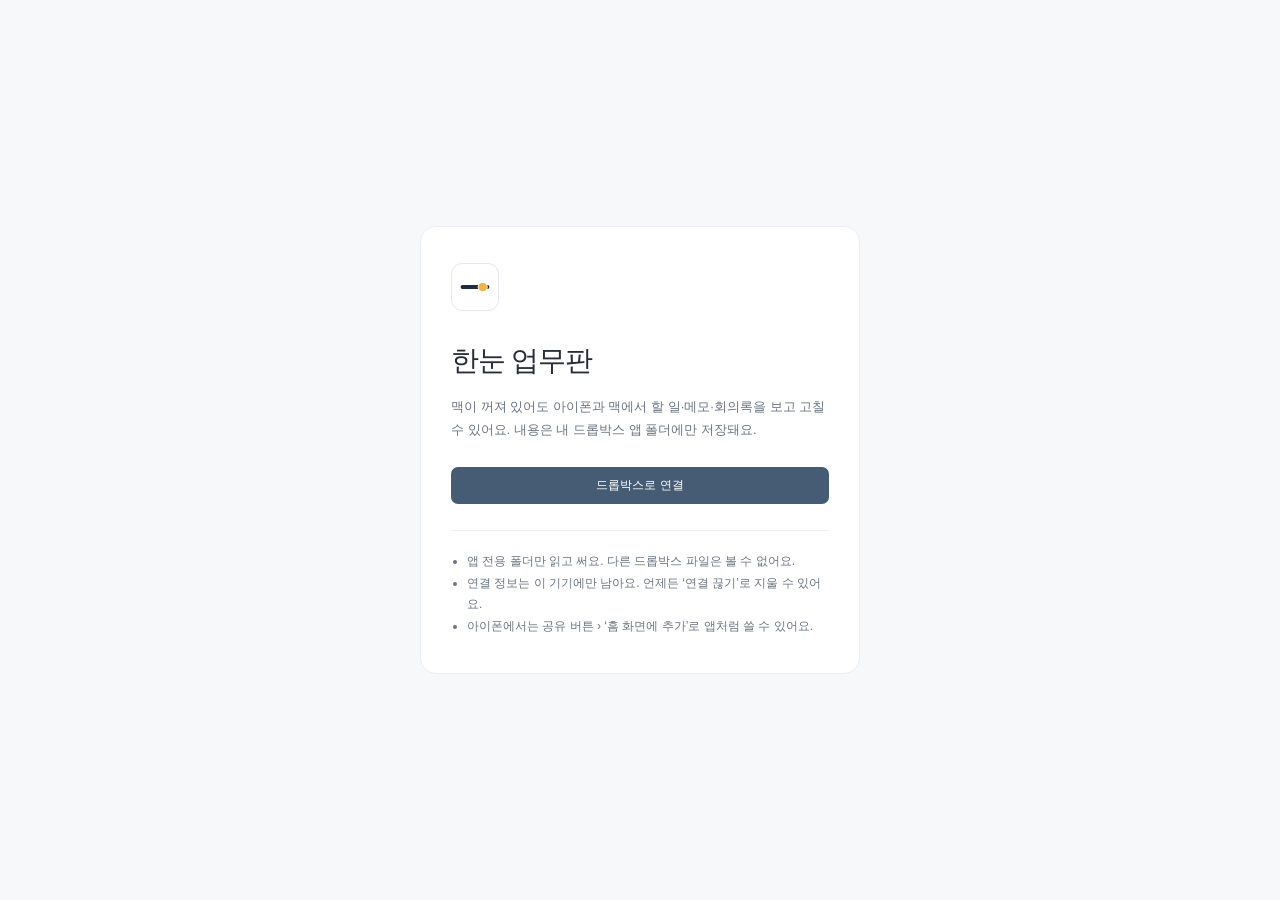
<file: index.html>
<!doctype html>
<html lang="ko">
<head>
<meta charset="utf-8">
<meta http-equiv="Content-Security-Policy" content="default-src 'self'; script-src 'self'; style-src 'self'; img-src 'self' data: blob:; font-src 'self'; connect-src https://api.dropboxapi.com https://content.dropboxapi.com https://notify.dropboxapi.com https://*.dropboxusercontent.com; media-src https://*.dropboxusercontent.com blob:; worker-src 'self'; manifest-src 'self'; object-src 'none'; base-uri 'none'; form-action 'none'">
<meta name="referrer" content="no-referrer">
<meta name="viewport" content="width=device-width,initial-scale=1,viewport-fit=cover">
<meta name="theme-color" content="#f7f8fa" media="(prefers-color-scheme: light)"><meta name="theme-color" content="#121314" media="(prefers-color-scheme: dark)"><meta name="color-scheme" content="light dark">
<meta name="apple-mobile-web-app-capable" content="yes">
<meta name="mobile-web-app-capable" content="yes">
<meta name="apple-mobile-web-app-status-bar-style" content="default">
<meta name="apple-mobile-web-app-title" content="한눈">
<title>한눈 — 내 작업실</title>
<link rel="icon" href="favicon.svg">
<link rel="apple-touch-icon" href="apple-touch-icon.png">
<link rel="manifest" href="manifest.webmanifest">
<link rel="stylesheet" href="css/app.css">
</head>
<body>
<div id="boot" class="boot">한눈을 여는 중…</div>

<section id="signin" class="signin" hidden aria-labelledby="signin-title">
  <div class="signin-card">
    <img class="signin-mark" src="favicon.svg" alt="">
    <h1 id="signin-title">한눈 업무판</h1>
    <p class="signin-copy">맥이 꺼져 있어도 아이폰과 맥에서 할 일·메모·회의록을 보고 고칠 수 있어요. 내용은 내 드롭박스 앱 폴더에만 저장돼요.</p>
    <button id="signin-button" class="primary-button signin-button" type="button">드롭박스로 연결</button>
    <p id="signin-error" class="signin-error" role="alert" hidden></p>
    <ul class="signin-notes">
      <li>앱 전용 폴더만 읽고 써요. 다른 드롭박스 파일은 볼 수 없어요.</li>
      <li>연결 정보는 이 기기에만 남아요. 언제든 ‘연결 끊기’로 지울 수 있어요.</li>
      <li class="web-only">아이폰에서는 공유 버튼 › ‘홈 화면에 추가’로 앱처럼 쓸 수 있어요.</li>
    </ul>
  </div>
</section>

<div id="app" class="app-shell" hidden>
  <aside class="sidebar">
    <a class="brand" href="./" aria-label="한눈 홈"><img src="favicon.svg" alt=""><span>한눈<span class="brand-sub">나의 작은 작업실</span></span></a>
    <button id="mobile-project-toggle" class="mobile-project-toggle" type="button" aria-expanded="false" aria-controls="project-nav">프로젝트 ⌄</button>
    <nav class="main-nav" aria-label="작업실 메뉴">
      <button class="nav-item" type="button" data-view="home"><span data-icon="home"></span>오늘</button>
      <button class="nav-item" type="button" data-view="overview"><span data-icon="grid"></span>프로젝트</button>
      <button class="nav-item web-only" type="button" data-view="calendar"><span data-icon="calendar"></span>달력</button>
      <button class="nav-item" type="button" data-view="tasks"><span data-icon="check"></span>할 일<span class="nav-count" id="todo-count"></span></button>
      <button class="nav-item" type="button" data-view="notes"><span data-icon="note"></span>메모</button>
      <button class="nav-item" type="button" data-view="meetings"><span data-icon="mic"></span>회의록</button>
    </nav>
    <div class="sidebar-label"><span>프로젝트</span></div>
    <nav id="project-nav" class="project-nav" aria-label="프로젝트 선택"></nav>
    <div class="sidebar-bottom">
      <div class="sync-line"><span id="sync-dot" class="local-dot"></span><span id="sync-text">연결 중</span></div>
      <div id="account-line" class="sidebar-small"></div>
      <button id="signout" class="text-button signout" type="button">연결 끊기</button>
    </div>
  </aside>
  <div class="workspace">
    <header class="topbar">
      <span id="today" class="today"></span>
      <div class="top-actions">
        <button id="record-open" class="secondary-button meeting-start" type="button"><span data-icon="mic"></span>새 녹음</button>
        <label class="search"><span data-icon="search"></span><input id="search" type="search" placeholder="찾기" aria-label="작업실에서 찾기" autocomplete="off"></label>
        <button id="sync-now" class="icon-button" type="button" aria-label="지금 동기화" title="지금 동기화"><span data-icon="refresh"></span></button>
      </div>
    </header>
    <div id="recording-bar" class="meeting-recording-bar" role="status" aria-live="polite" hidden></div>
    <main>
      <div id="banners" class="banners" aria-live="polite"></div>
      <div class="page-heading"><div><h1 id="page-title">결과물</h1><p id="page-description"></p></div><div id="heading-action"></div></div>
      <div id="content" class="content"></div>
      <footer><span id="footer-sync"></span><span class="footer-account"><span id="footer-account"></span><button id="signout-mobile" class="text-button" type="button">연결 끊기</button></span></footer>
    </main>
  </div>
</div>

<dialog id="dialog" aria-labelledby="dialog-title">
  <div class="dialog-top"><h2 id="dialog-title"></h2><button id="dialog-close" class="icon-button" type="button" aria-label="닫기"><span data-icon="close"></span></button></div>
  <div id="dialog-body"></div>
</dialog>
<div id="toast" class="toast" role="status" aria-live="polite" hidden></div>
<script type="module" src="js/app.js"></script>
</body>
</html>
</file>
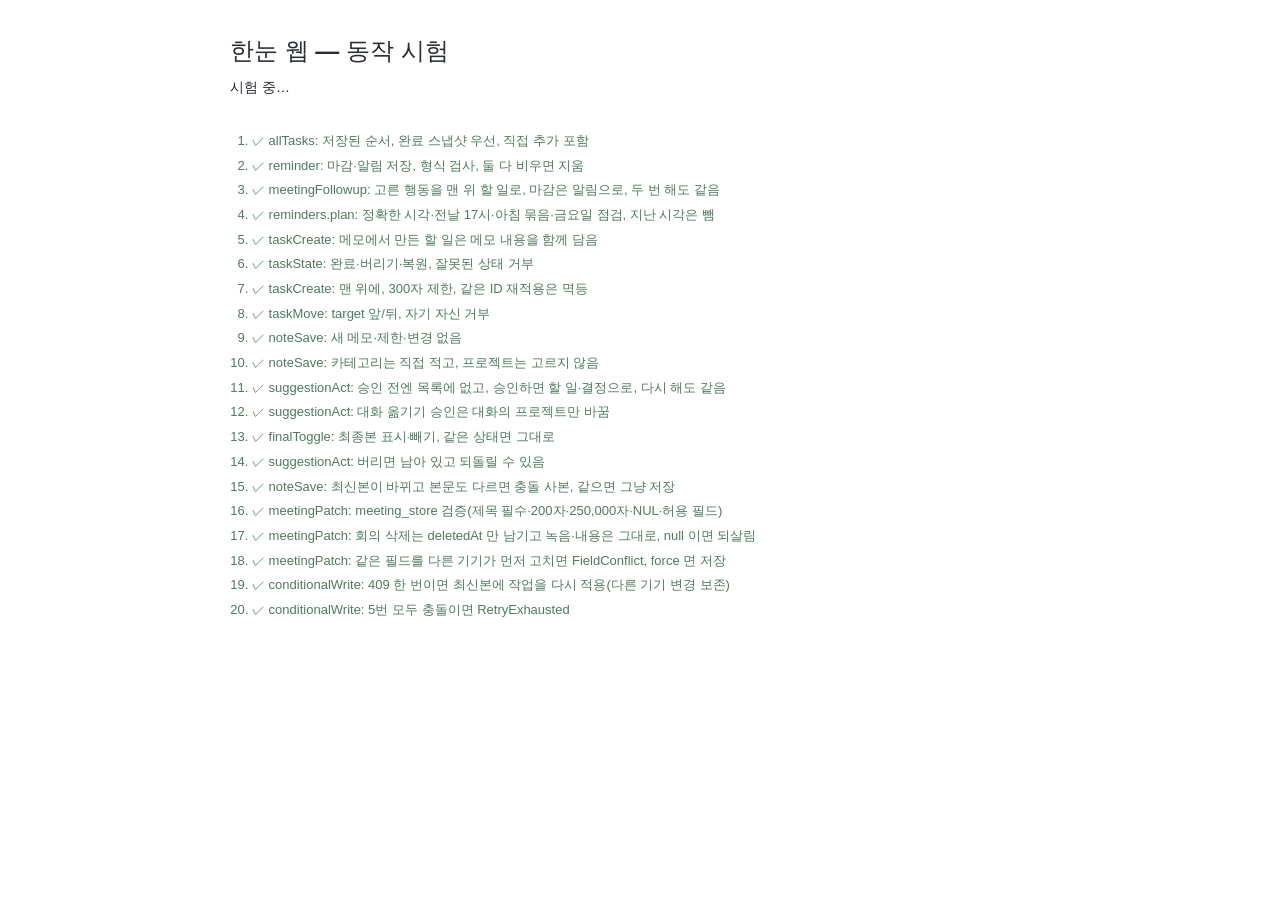
<file: tests.html>
<!doctype html>
<html lang="ko">
<head>
<meta charset="utf-8">
<meta http-equiv="Content-Security-Policy" content="default-src 'self'; script-src 'self'; style-src 'self'; img-src 'self' data: blob:; connect-src 'none'; media-src blob:; object-src 'none'; base-uri 'none'; form-action 'none'">
<meta name="viewport" content="width=device-width,initial-scale=1">
<meta name="robots" content="noindex">
<title>한눈 시험</title>
<link rel="stylesheet" href="css/app.css">
</head>
<body>
<main class="tests">
  <h1>한눈 웹 — 동작 시험</h1>
  <p id="summary" class="page-heading">시험 중…</p>
  <ol id="results" class="test-results"></ol>
</main>
<script type="module" src="js/tests.js"></script>
</body>
</html>
</file>
<file: css/app.css>
/* 한눈 웹 — 맥 업무판(web/style.css)과 같은 종이·서랍·잉크·슬레이트 색과 간격. */
:root{--paper:#fff;--desk:#f7f8fa;--ink:#282d35;--muted:#6b7480;--line:#eceef1;--accent:#425b76;--soft:#edf1f5;--warn-bg:#faf3e7;--warn:#8a6d43;font-family:"Avenir Next","Apple SD Gothic Neo",-apple-system,BlinkMacSystemFont,sans-serif;color:var(--ink);background:var(--paper);font-synthesis:none;color-scheme:light;-webkit-text-size-adjust:100%}
:root{--faint:#9aa3ad;--ok:#4f7a5d;--ok-bg:#eaf3ee;--danger:#9a5a4a;--danger-bg:#f7eeea;--button:#455c74}
@media (prefers-color-scheme:dark){:root{color-scheme:dark;--paper:#1b1c1e;--desk:#121314;--ink:#e6e8eb;--muted:#a3abb5;--faint:#7c8590;--line:#2d3035;--accent:#9db8d6;--soft:#25282c;--warn-bg:#352d22;--warn:#e2bb84;--ok:#8cc39f;--ok-bg:#1f2e25;--danger:#e39a88;--danger-bg:#36231f;--button:#5b7896}img{opacity:.92}}

*{box-sizing:border-box}
html,body{background:var(--paper)}
body{margin:0;font-size:14px;line-height:1.55;overflow-x:hidden}
h1,h2,h3,h4,h5,p{margin:0}
button,input,textarea,select{font:inherit;color:inherit}
button{cursor:pointer;border:0;background:none;padding:0}
button:disabled{cursor:default;opacity:.4}
button,a,input,textarea,select{-webkit-tap-highlight-color:transparent}
:focus-visible{outline:2px solid #88a6c5;outline-offset:3px}
a{color:inherit;text-decoration:none}
svg{width:20px;height:20px;display:block;flex-shrink:0}
[hidden]{display:none!important}
.boot{display:flex;align-items:center;justify-content:center;min-height:100vh;color:var(--muted);font-size:13px}

/* 로그인 */
.signin{min-height:100vh;display:flex;align-items:center;justify-content:center;padding:max(24px,env(safe-area-inset-top)) 20px max(24px,env(safe-area-inset-bottom));background:var(--desk)}
.signin-card{width:min(440px,100%);background:var(--paper);border:1px solid var(--line);border-radius:16px;padding:36px 30px}
.signin-mark{width:48px;height:48px;margin-bottom:22px}
.signin h1{font-size:28px;font-weight:700;letter-spacing:-1.1px}
.signin-copy{color:var(--muted);font-size:13px;line-height:1.8;margin:12px 0 26px}
.signin-button{width:100%;min-height:46px;font-size:14px}
.signin-error{margin-top:14px;font-size:12px;color:var(--warn)}
.signin-notes{margin:26px 0 0;padding:20px 0 0 16px;border-top:1px solid var(--line);font-size:12px;color:var(--muted);line-height:1.8}

/* 틀 */
.app-shell{display:grid;grid-template-columns:208px minmax(0,1fr);min-height:100vh}
.sidebar{background:var(--desk);padding:34px 17px 24px;border-right:1px solid var(--line);display:flex;flex-direction:column;min-width:0;position:sticky;top:0;height:100vh;overflow-y:auto}
.brand{display:flex;gap:11px;align-items:center;padding:0 12px;margin-bottom:44px;font-size:25px;font-weight:750;letter-spacing:-1px}
.brand img{width:37px;height:37px}
.brand-sub{display:block;font-size:11px;font-weight:400;letter-spacing:0;color:var(--muted);margin-top:1px}
.main-nav{display:grid;gap:4px}
.nav-item{display:flex;align-items:center;gap:11px;text-align:left;padding:10px 13px;min-height:42px;border-radius:8px;font-size:13px;color:var(--muted)}
.nav-item svg{width:18px;height:18px}
.nav-item:hover{background:var(--soft)}
.nav-item.active{background:var(--soft);color:var(--ink);font-weight:650}
.nav-count{margin-left:auto;font-size:11px;font-weight:500;color:var(--muted)}
.sidebar-label{display:flex;align-items:center;justify-content:space-between;padding:34px 13px 10px;font-size:11px;color:var(--muted)}
.project-nav{display:grid;gap:3px}
.project-button{display:flex;gap:9px;align-items:center;padding:8px 13px;text-align:left;width:100%;min-height:34px;border-radius:7px;color:var(--muted);font-size:12px}
.project-button:hover,.project-button.active{background:var(--soft);color:var(--ink)}
.project-mark{width:6px;height:6px;border-radius:2px;flex-shrink:0;opacity:.8}
.project-name{overflow-wrap:anywhere}
.sidebar-bottom{margin-top:auto;padding:38px 12px 0;color:var(--muted);font-size:11px}
.sync-line{display:flex;align-items:center}
.local-dot{width:6px;height:6px;background:#769785;border-radius:50%;display:inline-block;margin-right:7px;flex-shrink:0}
.local-dot.offline{background:#c09a6b}.local-dot.pending{background:var(--soft)}.local-dot.error{background:#b77b69}
.sidebar-small{font-size:10px;color:var(--muted);margin-top:7px;overflow-wrap:anywhere}
.signout{margin-top:10px;font-size:11px}
.mobile-project-toggle{display:none}
.workspace{min-width:0}
.topbar{height:79px;padding:0 40px;display:flex;align-items:center;justify-content:space-between;gap:16px;border-bottom:1px solid var(--line)}
.today{font-size:12px;color:var(--muted);white-space:nowrap}
.top-actions{display:flex;gap:14px;align-items:center;min-width:0}
.search{display:flex;align-items:center;gap:9px;width:265px;background:var(--desk);padding:9px 11px;border:1px solid transparent;border-radius:8px;min-width:0}
.search:focus-within{border-color:#bccbdc}
.search svg{width:15px;height:15px;color:var(--muted)}
.search input{border:0;outline:0;background:none;min-width:0;width:100%;font-size:12px}
.icon-button{width:32px;height:32px;display:inline-flex;align-items:center;justify-content:center;border-radius:7px;color:var(--muted);flex-shrink:0}
.icon-button:hover{background:var(--soft);color:var(--accent)}
.icon-button svg{width:17px;height:17px}
main{padding:30px 40px 22px;max-width:1300px;margin:0 auto}
.page-heading{display:flex;gap:20px;align-items:center;justify-content:space-between;margin-bottom:30px}
.page-heading h1{font-size:30px;font-weight:700;line-height:1.3;letter-spacing:-1.3px;overflow-wrap:anywhere}
.page-heading p{font-size:13px;color:var(--muted);margin-top:9px}
.primary-button,.secondary-button{display:inline-flex;align-items:center;justify-content:center;gap:7px;border-radius:7px;padding:9px 14px;font-size:12px;font-weight:500;white-space:nowrap;min-height:36px}
.primary-button{background:var(--button);color:#fff}
.primary-button:hover{background:#344b63}
.secondary-button{border:1px solid var(--line);background:var(--paper);color:var(--muted)}
.secondary-button:hover{background:var(--desk)}
.primary-button svg,.secondary-button svg{width:15px;height:15px}
.text-button{font-size:11px;color:var(--muted);padding:5px 0;white-space:nowrap}
.text-button:hover{color:var(--accent);text-decoration:underline;text-underline-offset:3px}
.filter{padding:6px 10px;border-radius:6px;font-size:12px;color:var(--muted)}
.filter:hover{background:var(--desk)}
.filter.active{background:var(--soft);color:var(--muted);font-weight:600}
.project-select,select{border:1px solid var(--line);border-radius:7px;padding:7px 9px;background:var(--paper);font-size:12px;color:var(--muted);max-width:100%}
.gallery-caption{display:flex;justify-content:space-between;gap:15px;margin-bottom:14px;font-size:12px;color:var(--muted)}
.small-empty{font-size:12px;color:var(--muted);padding:16px 0}
.empty{display:flex;align-items:center;flex-direction:column;justify-content:center;text-align:center;padding:60px 20px;color:var(--faint);min-height:220px}
.empty>svg{width:30px;height:30px;stroke-width:1.2;margin-bottom:18px}
.empty h3{font-size:14px;font-weight:500;color:var(--muted)}
.empty p{font-size:12px;margin-top:10px;color:var(--muted)}
.empty button{margin-top:22px}
footer{display:flex;justify-content:space-between;gap:10px 15px;flex-wrap:wrap;font-size:10px;color:var(--muted);border-top:1px solid var(--line);padding-top:18px;margin-top:42px}
.footer-account{display:none;align-items:center;gap:12px}
.toast{position:fixed;bottom:max(28px,calc(env(safe-area-inset-bottom) + 16px));left:50%;transform:translateX(-50%);padding:12px 20px;background:#37485a;color:#fff;border-radius:9px;box-shadow:0 5px 25px #33485c20;font-size:12px;line-height:1.6;width:max-content;max-width:min(600px,calc(100vw - 32px));z-index:50}
dialog{width:min(560px,calc(100vw - 24px));max-height:calc(100dvh - 24px);overflow:auto;padding:26px;border:1px solid var(--line);border-radius:15px;color:var(--ink);box-shadow:0 20px 80px #24344a22}
dialog::backdrop{background:#24344a40;backdrop-filter:blur(3px)}
.dialog-top{display:flex;align-items:flex-start;justify-content:space-between;gap:20px;margin-bottom:18px}
.dialog-top h2{font-size:18px;font-weight:650;overflow-wrap:anywhere}
.dialog-text{font-size:13px;line-height:1.85;white-space:pre-wrap;overflow-wrap:anywhere}
.dialog-section{font-size:12px;font-weight:500;color:var(--muted);margin:18px 0 8px}
.dialog-buttons{display:flex;gap:12px;margin-top:22px;flex-wrap:wrap;align-items:center}

/* 알림 띠 */
.banners{display:grid;gap:10px;margin-bottom:18px}
.banners:empty{display:none}
.warning{padding:12px 15px;background:var(--warn-bg);color:var(--warn);font-size:12px;border-radius:8px;line-height:1.7}
.banner{padding:11px 15px;background:var(--desk);border:1px solid var(--line);color:var(--muted);font-size:12px;border-radius:8px;line-height:1.7;display:flex;flex-wrap:wrap;gap:6px 14px;align-items:center;justify-content:space-between}
.offline-banner{background:var(--warn-bg);border-color:var(--line);color:var(--warn)}
.mock-banner{background:var(--soft);border-color:var(--line);color:var(--muted)}
.banner-actions{display:flex;gap:14px;flex-wrap:wrap}

/* 결과물 */
.project-overview{border-top:1px solid var(--line)}
.overview-project{border-bottom:1px solid var(--line)}
.project-trigger{display:grid;grid-template-columns:minmax(0,1.1fr) minmax(0,1.2fr) 90px 18px;gap:20px;align-items:center;width:100%;text-align:left;padding:17px 12px;border-radius:8px;min-height:76px}
.project-trigger:hover,.project-trigger[aria-expanded=true]{background:var(--desk)}
.project-identity{display:flex;align-items:center;gap:13px;min-width:0}
.overview-project-icon{width:34px;height:36px;display:flex;align-items:center;justify-content:center;flex-shrink:0}
.overview-project-icon svg{width:23px;height:23px;stroke-width:1.5}
.project-identity-text{min-width:0}
.project-identity strong{font-size:14px;font-weight:650;display:block;overflow-wrap:anywhere}
.project-stage{display:block;font-size:11px;color:var(--muted);margin-top:4px}
.project-next{display:flex;flex-direction:column;gap:4px;min-width:0}
.next-title{font-size:12px;color:var(--muted);overflow-wrap:anywhere}
.next-title.no-task{color:var(--muted)}
.next-count{font-size:10px;color:var(--muted)}
.project-counts{font-size:11px;color:var(--muted)}
.row-chevron{color:var(--muted);font-size:18px;line-height:1;transition:transform .15s}
.project-trigger[aria-expanded=true]>.row-chevron{transform:rotate(180deg)}
.project-conversations{padding:4px 14px 22px 31px;margin-left:27px;border-left:1px solid var(--line);margin-bottom:14px}
.project-summary{font-size:12px;color:var(--muted);line-height:1.75;margin:6px 0 16px;max-width:70ch}
.mini-heading{font-size:11px;font-weight:600;color:var(--muted);margin:10px 0 8px}
.overview-task{font-size:12px;color:var(--muted);line-height:1.8;overflow-wrap:anywhere}
.file-list{margin-top:8px}
.file-row{display:grid;grid-template-columns:22px minmax(0,1fr) auto;gap:12px;align-items:center;padding:10px 0;border-bottom:1px solid var(--line)}
.file-row-icon{color:var(--faint)}
.file-row-icon svg{width:18px;height:18px}
.file-row-body{min-width:0}
.file-row-body strong{display:block;font-size:13px;font-weight:600;overflow-wrap:anywhere}
.file-row-meta{display:block;font-size:11px;color:var(--muted);overflow-wrap:anywhere}
.file-row-date{font-size:11px;color:var(--muted);white-space:nowrap}

/* 할 일 */
.task-compose{display:flex;align-items:center;gap:12px;border:1px solid var(--line);padding:10px 12px;border-radius:10px;margin-bottom:18px;background:var(--paper)}
.task-compose input{border:0;background:none;outline:0;flex:1;min-width:0;font-size:13px;padding:6px 0}
.task-compose input::placeholder{color:var(--faint)}
.task-board{border-top:1px solid var(--line)}
.task-row{display:flex;align-items:center;gap:14px;padding:18px 10px;border-bottom:1px solid var(--line);background:var(--paper);min-width:0;position:relative}
.task-check{width:18px;height:18px;margin:0;accent-color:var(--accent);cursor:pointer;flex-shrink:0}
.task-body{flex:1;min-width:0}
.task-title{font-size:14px;font-weight:500;overflow-wrap:anywhere}
.task-context{display:flex;align-items:center;flex-wrap:wrap;gap:8px;font-size:11px;color:var(--muted);margin-top:6px}
.task-tag{font-size:10px;background:var(--soft);color:var(--muted);padding:1px 5px;border-radius:4px}
.task-pending{font-size:10px;color:var(--warn)}
.task-row.done .task-title{color:var(--muted);text-decoration:line-through}
.drag-handle{color:var(--faint);cursor:grab;padding:8px 4px;touch-action:none;align-self:stretch;display:flex;align-items:center}
.drag-handle svg{width:15px;height:18px}
.dragging{opacity:.6;z-index:2;box-shadow:0 6px 20px #24344a1a;transition:none}
.drop-target{box-shadow:inset 0 2px #7296b9;background:var(--desk)}
.drop-target.after{box-shadow:inset 0 -2px #7296b9}
.task-actions{display:flex;gap:10px;align-items:center;flex-shrink:0}
.move-button{font-size:16px;color:var(--muted);width:32px;height:32px;border-radius:6px}
.move-button:hover{background:var(--soft)}

/* 메모 */
.notes-layout{display:grid;grid-template-columns:240px minmax(0,1fr);border:1px solid var(--line);border-radius:12px;overflow:hidden;min-height:480px}
.notes-sidebar{padding:16px 12px;border-right:1px solid var(--line);background:var(--desk);min-width:0}
.note-tabs{display:flex;gap:4px;margin-bottom:14px}
.note-list-item{padding:13px 12px;display:block;width:100%;text-align:left;border-radius:8px;margin-bottom:4px}
.note-list-item.active,.note-list-item:hover{background:var(--soft)}
.note-list-item strong{font-size:12px;font-weight:600;display:block;overflow-wrap:anywhere}
.note-list-item p{font-size:11px;color:var(--muted);overflow:hidden;white-space:nowrap;text-overflow:ellipsis;margin-top:5px}
.note-list-item>span{font-size:10px;color:var(--muted);display:block;margin-top:7px}
.note-editor{padding:22px 28px;display:flex;flex-direction:column;min-width:0}
.note-controls{display:flex;gap:13px;align-items:center;flex-wrap:wrap}
.note-back{display:none}
.save-status{margin-left:auto;font-size:11px;color:var(--ok)}
.save-error{color:var(--danger)}
.note-title{border:0;outline:0;background:none;margin-top:24px;font-size:23px;font-weight:650;letter-spacing:-.6px;width:100%;padding:0}
.note-body{border:0;outline:0;background:none;resize:vertical;min-height:300px;flex:1;width:100%;font-size:14px;line-height:1.9;padding:16px 0}
.note-title::placeholder,.note-body::placeholder{color:var(--faint)}
.note-actions{display:flex;justify-content:space-between;align-items:center;border-top:1px solid var(--line);padding-top:16px;gap:15px;flex-wrap:wrap}

/* 회의록 */
.meetings-layout{display:grid;grid-template-columns:250px minmax(0,1fr);min-height:520px;border-top:1px solid var(--line)}
.meetings-list-pane{border-right:1px solid var(--line);padding:18px 18px 18px 0;min-width:0}
.meeting-list-count{font-size:11px;color:var(--muted);padding:4px 12px 12px}
.meeting-list-empty{font-size:12px;line-height:1.8;color:var(--muted);padding:16px 12px}
.meeting-list-item{display:block;width:100%;text-align:left;padding:14px 12px;border-radius:7px;margin-bottom:4px;min-width:0}
.meeting-list-item:hover,.meeting-list-item.active{background:var(--soft)}
.meeting-list-item strong{display:block;font-size:13px;font-weight:600;line-height:1.6;overflow-wrap:anywhere}
.meeting-list-meta{display:block;font-size:11px;color:var(--muted);margin-top:5px}
.meeting-list-state{display:block;font-size:11px;color:var(--muted);margin-top:3px}
.pending-uploads,.inbox-waiting{margin:0 0 12px;padding:12px;border-radius:8px;background:var(--desk);border:1px solid var(--line);font-size:12px}
.pending-uploads{background:var(--warn-bg);border-color:var(--line)}
.pending-uploads strong,.inbox-waiting strong{font-weight:600;font-size:12px;display:block;margin-bottom:4px}
.meeting-muted{font-size:11px;line-height:1.8;color:var(--muted);overflow-wrap:anywhere}
.meeting-editor{min-width:0;padding:20px 0 25px 30px}
.meeting-editor-empty{min-height:380px;display:flex;flex-direction:column;align-items:flex-start;justify-content:center;padding:20px;gap:14px}
.meeting-empty-mark{font-size:36px;line-height:1;color:var(--muted)}
.meeting-editor-empty h2{font-size:19px;font-weight:600;line-height:1.6;letter-spacing:-.6px}
.meeting-editor-empty p{font-size:12px;line-height:1.8;color:var(--muted);max-width:42ch}
.meeting-editor-head{display:flex;justify-content:space-between;align-items:center;gap:12px;margin-bottom:18px;flex-wrap:wrap}
.meeting-back{display:none}
.meeting-editor-actions{display:flex;gap:14px;align-items:center;flex-wrap:wrap;margin-left:auto}
.meeting-save-state{font-size:11px;color:var(--ok)}
.meeting-save-state.unsaved{color:var(--muted)}
.meeting-title{width:100%;min-width:0;border:0;background:none;padding:0;font-size:22px;font-weight:650;letter-spacing:-.6px;line-height:1.5;outline:0}
.meeting-meta-line{font-size:12px;color:var(--muted);margin:6px 0 20px;overflow-wrap:anywhere}
.meeting-conflict{margin:0 0 18px;padding:14px 16px;border-radius:8px;background:var(--warn-bg)}
.meeting-inline-error{font-size:12px;color:var(--warn);line-height:1.8;overflow-wrap:anywhere}
.conflict-latest{margin:8px 0;font-size:12px;color:var(--warn)}
.conflict-latest summary{cursor:pointer}
.meeting-processing-heading{display:flex;align-items:center;justify-content:space-between;gap:12px;margin-bottom:12px}
.meeting-processing-heading h3{font-size:15px;font-weight:650}
.meeting-summary-result{padding:18px 20px;border:1px solid var(--line);border-radius:8px;background:var(--paper)}
.meeting-review-label{font-size:11px;color:var(--muted);line-height:1.8;margin-bottom:8px}
.meeting-generated-text{font-size:13px;color:var(--ink);line-height:1.95;white-space:pre-wrap;overflow-wrap:anywhere}
.meeting-summary-result h5{font-size:12px;font-weight:600;margin:16px 0 6px;color:var(--muted)}
.meeting-summary-result ul{font-size:13px;line-height:1.9;margin:0;padding-left:18px;color:var(--muted)}
.meeting-summary-result li{overflow-wrap:anywhere}
.meeting-summary-evidence{margin-top:14px;font-size:12px;color:var(--muted)}
.meeting-summary-evidence>summary{cursor:pointer}
.meeting-analysis-start{padding:16px 18px;border:1px dashed var(--line);border-radius:8px}
.meeting-analysis-start p{font-size:12px;line-height:1.8;color:var(--muted)}
.meeting-records-heading{margin-top:30px;padding-top:20px;border-top:1px solid var(--line);margin-bottom:8px}
.meeting-records-heading h3{font-size:14px;font-weight:650}
.meeting-records-heading p{margin-top:3px}
.meeting-notes{min-height:200px;resize:vertical;width:100%;border:1px solid var(--line);border-radius:8px;background:var(--paper);font-size:14px;line-height:1.9;padding:12px 14px;color:var(--ink)}
.meeting-notes::placeholder,.meeting-transcript-input::placeholder{color:var(--faint)}
.meeting-audio-item{padding:16px 0;border-bottom:1px solid var(--line)}
.meeting-audio-title{font-size:12px;color:var(--muted);margin-bottom:10px}
.meeting-audio-item audio{display:block;width:100%;max-width:560px;margin:4px 0 10px}
.meeting-transcript-segments{margin-top:10px}
.meeting-transcript-segment,.meeting-evidence-line{display:grid;grid-template-columns:52px minmax(0,1fr);gap:10px;padding:7px 0;align-items:start}
.meeting-transcript-segment p,.meeting-evidence-line p{font-size:13px;line-height:1.85;white-space:pre-wrap;overflow-wrap:anywhere;color:var(--muted)}
.meeting-time-link{font-size:11px;color:var(--muted);text-align:left;padding:3px 0;font-variant-numeric:tabular-nums;min-height:28px}
.meeting-time-link:hover{text-decoration:underline;text-underline-offset:3px}
.meeting-time-missing{font-size:10px;color:var(--faint);padding-top:4px}
.meeting-speaker-label{display:inline-block;font-size:10px;font-weight:600;color:var(--muted);background:var(--soft);border-radius:4px;padding:0 5px;margin-right:7px;line-height:1.8;vertical-align:1px}
.meeting-speaker-label.speaker-me{background:var(--ok-bg);color:var(--ok)}
.meeting-transcript{border-top:1px solid var(--line);padding-top:16px;margin-top:22px;font-size:12px;color:var(--muted)}
.meeting-transcript>summary{cursor:pointer;font-weight:500}
.meeting-transcript-input{display:block;width:100%;min-height:200px;border:1px solid var(--line);padding:12px;font-size:13px;line-height:1.9;border-radius:6px;resize:vertical;margin:12px 0;background:var(--desk)}
.meeting-result-actions{display:flex;gap:14px;flex-wrap:wrap;margin-top:10px;align-items:center}
.meeting-start svg{width:15px;height:15px}

/* 녹음 */
.meeting-field{display:flex;flex-direction:column;gap:7px;min-width:0}
.meeting-field>span{font-size:11px;color:var(--muted)}
.meeting-field select,.meeting-field input{width:100%;min-width:0;background:var(--paper);border:1px solid var(--line);padding:9px 11px;border-radius:6px;font-size:13px;color:var(--ink);min-height:40px}
.meeting-notice-fields{display:grid;grid-template-columns:1fr 1fr;gap:14px 12px}
.meeting-notice-fields>.meeting-field:first-child{grid-column:1/-1}
.record-warning{margin:18px 0 10px;padding:13px 15px;border-radius:8px;background:var(--warn-bg);color:var(--warn);font-size:12px;line-height:1.75}
.record-warning strong{display:block;font-weight:600;margin-bottom:3px}
.meeting-notice-actions{display:flex;gap:10px 14px;align-items:center;flex-wrap:wrap;margin-top:18px}
.meeting-recording-bar{display:flex;align-items:center;gap:14px;background:var(--warn-bg);border-bottom:1px solid var(--line);padding:12px 40px;min-width:0;flex-wrap:wrap;position:sticky;top:0;z-index:20}
.meeting-recording-label{display:flex;align-items:center;gap:8px;flex-shrink:0;font-size:12px;color:var(--danger)}
.meeting-recording-label svg{width:15px;height:15px}
.meeting-recording-label strong{font-weight:600}
.recording-dot{width:8px;height:8px;background:#b77b69;border-radius:50%;flex-shrink:0;animation:pulse 1.4s ease-in-out infinite}
@keyframes pulse{50%{opacity:.35}}
.meeting-recording-time{font-variant-numeric:tabular-nums}
.meeting-recording-title{flex:1;min-width:80px;font-size:12px;line-height:1.7;color:var(--muted);overflow-wrap:anywhere}
.meeting-stop{display:inline-flex;align-items:center;gap:6px;font-size:12px;border:1px solid #dcc6bb;background:var(--warn-bg);border-radius:6px;padding:8px 12px;color:var(--danger);flex-shrink:0;min-height:36px}
.meeting-stop svg{width:14px;height:14px}
.recording-message{flex-basis:100%;font-size:11px;color:var(--danger)}

@media(max-width:1100px){.search{width:200px}.meetings-layout{grid-template-columns:210px minmax(0,1fr)}.meeting-editor{padding-left:22px}}
@media(max-width:900px){.app-shell{grid-template-columns:180px minmax(0,1fr)}.sidebar{padding:28px 12px}.topbar{padding:0 24px}.today{display:none}.top-actions{width:100%}.search{flex:1;width:auto}main{padding:26px 24px 20px}.notes-layout{grid-template-columns:190px minmax(0,1fr)}.project-trigger{grid-template-columns:minmax(0,1fr) minmax(0,1fr) 16px}.project-counts{display:none}}
@media(max-width:800px){.meetings-layout{grid-template-columns:minmax(0,1fr)}.meetings-list-pane{border-right:0;padding:14px 0}.meeting-editor{padding:16px 0}.meetings-layout.has-detail .meetings-list-pane{display:none}.meetings-layout:not(.has-detail) .meeting-editor{display:none}.meeting-back{display:inline-block}.meeting-recording-bar{padding:12px 24px}}

/* 아이폰: 위쪽 메뉴, 안전 영역, 가로 스크롤 없음 */
@media(max-width:650px){
  .app-shell{display:block}
  .sidebar{position:relative;top:auto;height:auto;padding:max(16px,env(safe-area-inset-top)) max(15px,env(safe-area-inset-right)) 12px max(15px,env(safe-area-inset-left));border:0;border-bottom:1px solid var(--line);overflow:visible}
  .brand{font-size:22px;margin:0 0 14px;padding:0;gap:8px;width:fit-content}
  .brand img{width:28px;height:28px}
  .brand-sub{display:none}
  .mobile-project-toggle{display:block;position:absolute;top:max(18px,env(safe-area-inset-top));right:max(15px,env(safe-area-inset-right));font-size:12px;color:var(--muted);padding:7px 10px;border:1px solid var(--line);border-radius:6px;background:var(--paper);min-height:34px}
  .main-nav{grid-template-columns:repeat(5,minmax(0,1fr));gap:4px}
  .nav-item{flex-direction:column;justify-content:center;min-height:52px;padding:6px 2px;gap:3px;font-size:11px;white-space:nowrap;text-align:center}
  .nav-item svg{width:18px;height:18px}
  .nav-count{display:none}
  .sidebar-label,.project-nav,.sidebar-bottom{display:none}
  .mobile-projects-open .sidebar-label{display:flex;padding:16px 4px 8px}
  .mobile-projects-open .project-nav{display:grid;grid-template-columns:repeat(2,minmax(0,1fr));gap:5px;max-height:44vh;overflow-y:auto}
  .project-button{font-size:12px;min-height:40px;padding:8px}
  .topbar{height:auto;padding:10px max(15px,env(safe-area-inset-right)) 10px max(15px,env(safe-area-inset-left));border:0}
  .top-actions{gap:8px;width:100%}
  .meeting-start{min-height:38px;padding:8px 10px;font-size:12px}
  .search{flex:1;min-width:0;padding:9px}
  .search input{font-size:16px}
  main{padding:18px max(15px,env(safe-area-inset-right)) max(24px,calc(env(safe-area-inset-bottom) + 16px)) max(15px,env(safe-area-inset-left))}
  .page-heading{align-items:flex-start;margin-bottom:20px;gap:10px;flex-wrap:wrap}
  .page-heading h1{font-size:24px;letter-spacing:-.8px}
  .page-heading p{font-size:12px;line-height:1.7;margin-top:5px}
  .gallery-caption{flex-direction:column;gap:2px;font-size:11px}
  .project-trigger{grid-template-columns:minmax(0,1fr) 16px;gap:8px;padding:14px 4px;min-height:64px}
  .project-trigger>.project-next{display:none}
  .project-conversations{margin-left:10px;padding:2px 2px 16px 12px}
  .file-row{grid-template-columns:20px minmax(0,1fr);gap:10px}
  .file-row-date{grid-column:2;margin-top:-6px}
  .task-compose{flex-wrap:wrap;padding:10px}
  .task-compose input{flex-basis:100%;font-size:16px}
  .task-compose select{flex:1;min-width:0}
  .task-row{gap:10px;padding:14px 0;align-items:flex-start;flex-wrap:wrap}
  .task-check{width:22px;height:22px;margin-top:8px}
  .drag-handle{padding:8px 2px;align-self:flex-start}
  .task-body{flex:1 1 calc(100% - 80px);padding-top:6px}
  .task-title{font-size:14px}
  .task-actions{flex-basis:100%;justify-content:flex-end;gap:6px;margin-top:-4px}
  .move-button{width:40px;height:36px;border:1px solid var(--line)}
  .task-actions .text-button{padding:8px 4px;font-size:12px}
  .notes-layout{display:block;min-height:0;border-radius:10px}
  .notes-sidebar{border-right:0;padding:12px}
  .notes-layout.has-note .notes-sidebar{display:none}
  .notes-layout:not(.has-note) .note-editor{display:none}
  .note-back{display:inline-block;font-size:12px}
  .note-editor{padding:14px}
  .note-controls{gap:10px}
  .note-controls select{max-width:150px}
  .note-title{font-size:21px;margin-top:16px}
  .note-body{font-size:16px;min-height:50vh}
  .note-list-item{padding:13px 10px}
  .meeting-title{font-size:20px}
  .meeting-notes,.meeting-transcript-input{font-size:16px}
  .meeting-field select,.meeting-field input{font-size:16px}
  .meeting-summary-result{padding:14px}
  .meeting-transcript-segment,.meeting-evidence-line{grid-template-columns:46px minmax(0,1fr);gap:8px}
  .meeting-editor-actions{margin-left:0}
  .meeting-recording-bar{padding:10px max(15px,env(safe-area-inset-right)) 10px max(15px,env(safe-area-inset-left));gap:8px 10px}
  .meeting-recording-title{flex-basis:100%;order:3}
  .meeting-notice-fields{grid-template-columns:1fr}
  dialog{padding:20px 18px}
  .footer-account{display:flex}
  footer{margin-top:30px;font-size:11px}
}
@media(prefers-reduced-motion:reduce){*{transition:none!important;animation:none!important}}
/* tests.html */
.tests{max-width:860px;padding:32px 20px}.tests h1{font-size:24px;margin-bottom:8px}.test-results{font-size:13px;line-height:1.9;padding-left:22px}.test-results .pass{color:var(--ok)}.test-results .fail{color:var(--danger);font-weight:600}
.note-categories{display:flex;flex-wrap:wrap;gap:4px;margin:-4px 0 12px}.note-categories .filter{font-size:11px;padding:5px 9px}
.note-category-field{display:flex}.note-category{border:1px solid var(--line);border-radius:7px;padding:7px 9px;background:var(--paper,var(--paper));font:inherit;font-size:12px;width:200px;max-width:100%}.note-category::placeholder{color:var(--faint)}
@media(max-width:650px){.note-category{width:150px;font-size:16px}}
.ai-guess{font-size:10px;color:var(--warn);background:var(--warn-bg);border-radius:4px;padding:1px 6px}
.brief-text{white-space:pre-wrap;font:12px/1.65 ui-monospace,SFMono-Regular,Menlo,monospace;background:var(--desk);border-radius:8px;padding:14px;max-height:55vh;overflow:auto;color:var(--ink);margin:0 0 14px}
.brief-button{margin:4px 0 12px}
@media(max-width:650px){.brief-text{max-height:50vh}}
.home-brief{display:grid;grid-template-columns:minmax(0,1fr) minmax(0,1fr);gap:16px;align-items:start}
.brief-column{display:flex;flex-direction:column;gap:16px;min-width:0}
.brief-card{min-width:0;border:1px solid var(--line);border-radius:10px;background:var(--paper);padding:14px 16px}
.brief-head{display:flex;align-items:center;gap:8px;margin-bottom:8px;color:var(--muted)}
.brief-head h2{font-size:13px;font-weight:600;color:var(--ink);margin:0;flex:1}
.brief-row{display:flex;justify-content:space-between;align-items:baseline;gap:12px;width:100%;text-align:left;padding:7px 6px;border-radius:6px;background:none;border:0}
button.brief-row:hover{background:var(--desk)}
.brief-text-line{font-size:13px;color:var(--ink);min-width:0;overflow:hidden;text-overflow:ellipsis;white-space:nowrap}
.brief-meta{font-size:11px;color:var(--faint);flex-shrink:0}
.brief-more{font-size:11px;color:var(--faint);margin:4px 6px 0}
.final-badge{display:inline-block;font-size:10px;font-weight:600;color:var(--warn);background:var(--warn-bg);border-radius:4px;padding:1px 6px;margin-bottom:4px}
.final-strip{display:flex;flex-wrap:wrap;align-items:center;gap:8px;padding:8px 0 12px}
.final-link{font-size:12px;color:var(--muted);background:var(--warn-bg);border-radius:6px;padding:4px 9px;border:0}
.content.view-home .brief-card+.brief-card,.content.view-home>.brief-card{margin-top:12px}
.final-toggle{margin-left:8px;font-size:11px}
.file-row .final-badge{margin-right:6px}
@media(max-width:900px){.home-brief{grid-template-columns:minmax(0,1fr)}}
/* 폰: 긴 제목은 두 줄까지 감싸고 프로젝트 이름은 아래 줄로. 한 줄이라도 화면보다 넓으면 페이지 전체가 축소돼 흔들린다. */
@media(max-width:600px){
  .brief-row{flex-direction:column;align-items:stretch;gap:2px}
  .brief-text-line{white-space:normal;display:-webkit-box;-webkit-line-clamp:2;-webkit-box-orient:vertical;overflow-wrap:anywhere}
  .brief-meta{align-self:flex-start}
}
html,body{max-width:100%;overflow-x:clip}
.in-app #record-open,.in-app .web-only{display:none}
.task-detail{font-size:12px;color:var(--muted);margin-top:4px;white-space:pre-line;overflow-wrap:anywhere;display:-webkit-box;-webkit-line-clamp:3;-webkit-box-orient:vertical;overflow:hidden}
.language-picker{display:flex;flex-wrap:wrap;align-items:center;gap:4px}.language-picker .filter{border:1px solid var(--line)}.language-picker .filter.active{border-color:var(--accent);color:var(--ink)}.language-picker .filter[disabled]{opacity:.4}.language-picker .meeting-muted{margin:0 0 0 4px}
.task-tabs{margin-bottom:12px}

/* 달력 */
.calendar-head{display:flex;justify-content:space-between;align-items:center;gap:8px}
.calendar-title{font-size:20px;font-weight:700}
.calendar-nav{display:flex;gap:4px;align-items:center}
.calendar-step{width:34px;height:34px;font-size:22px;line-height:1;border-radius:8px;color:var(--accent)}
.calendar-today{padding:5px 12px;font-size:13px}
.calendar-caption{font-size:12px;color:var(--muted);margin:2px 0 8px}
.calendar-weekdays{display:grid;grid-template-columns:repeat(7,minmax(0,1fr));font-size:11px;color:var(--muted);text-align:center;padding-bottom:4px;border-bottom:1px solid var(--line)}
.calendar-weekdays span:first-child,.calendar-weekdays span:last-child{color:var(--faint)}
.calendar-scroll{height:calc(100dvh - 300px);min-height:380px;overflow-y:auto;overscroll-behavior:contain;-webkit-overflow-scrolling:touch}
.calendar-week{display:grid;grid-template-columns:repeat(7,minmax(0,1fr));grid-template-rows:28px repeat(4,22px) 18px;row-gap:2px;border-bottom:1px solid var(--line);padding-bottom:4px;position:relative}
.calendar-day{grid-row:1/-1;display:flex;justify-content:center;align-items:flex-start;padding-top:3px;transition:background .2s}
.calendar-day.weekend{background:var(--desk)}
.calendar-day.other-month{background:color-mix(in srgb,var(--desk) 55%,var(--paper))}
.calendar-date{font-size:14px;font-weight:600;min-width:26px;height:24px;padding:0 5px;border-radius:999px;font-variant-numeric:tabular-nums;transition:color .2s}
.calendar-date.month-start{color:var(--accent)}
.calendar-day.other-month .calendar-date{color:var(--faint);font-weight:500}
.calendar-day.today .calendar-date{background:#e5484d;color:#fff}
.calendar-bar{z-index:1;display:flex;align-items:center;gap:4px;min-width:0;height:20px;margin:0 1px;padding:0 5px;font-size:11px;font-weight:600;text-align:left;color:var(--ink);background:color-mix(in srgb,var(--bar) 32%,var(--paper));overflow:hidden;white-space:nowrap}
.calendar-bar.starts{margin-left:3px;border-radius:5px 0 0 5px;box-shadow:inset 3px 0 0 var(--bar)}
.calendar-bar.ends{margin-right:3px;border-top-right-radius:5px;border-bottom-right-radius:5px}
.calendar-bar.single{background:transparent;box-shadow:inset 2px 0 0 var(--bar);border-radius:2px;font-weight:500}
.calendar-bar-name{overflow:hidden;text-overflow:clip}
.calendar-bar-days{margin-left:auto;font-size:10px;font-weight:500;color:var(--muted);flex-shrink:0}
.calendar-more{z-index:1;font-size:10px;color:var(--muted);text-align:left;padding:0 6px}
.calendar-day-title{font-size:13px;color:var(--accent);margin:14px 0 6px}
.calendar-project{display:flex;align-items:center;gap:8px}.calendar-project::before{content:"";width:10px;height:10px;border-radius:3px;background:var(--bar)}
.calendar-items{display:grid;gap:5px}
.calendar-item{display:flex;gap:8px;align-items:baseline;font-size:14px}
.calendar-kind{font-size:11px;padding:1px 7px;border-radius:999px;background:var(--soft);color:var(--muted);white-space:nowrap}
/* 아이폰 앱 '달력' 탭: 달력만 */
.calendar-only .sidebar,.calendar-only .topbar,.calendar-only #page-description,.calendar-only #page-title,.calendar-only .banners{display:none!important}
.calendar-only .app-shell{display:block}
.calendar-only main{padding:max(12px,env(safe-area-inset-top)) 10px 0}
.calendar-only .calendar-scroll{height:calc(100dvh - 120px - env(safe-area-inset-top))}
/* Claude 회의록(맥과 같은 모양) */
.meeting-copy{margin:10px 0 0;padding:6px 12px;font-size:13px}
.meeting-minutes{margin:12px 0 4px;color:var(--ink);line-height:1.75;font-size:14px;overflow-wrap:anywhere}
.meeting-minutes h3{margin:0 0 4px;font-size:18px}
.meeting-minutes h4{margin:20px 0 6px;font-size:15px}
.meeting-minutes h5{margin:14px 0 4px;font-size:14px;color:var(--ink)}
.meeting-minutes h6{margin:10px 0 2px;font-size:13px;color:var(--muted)}
.meeting-minutes p{margin:6px 0}
.meeting-minutes ul,.meeting-minutes ol{margin:4px 0 8px;padding-left:22px;color:var(--ink);font-size:14px;line-height:1.75}
.meeting-minutes-date{color:var(--muted);font-size:13px}
.meeting-minutes-note{color:var(--warn);font-size:13px}
.meeting-check-mark{display:inline-block;margin-left:4px;padding:1px 6px;border-radius:999px;background:var(--warn-bg);color:var(--warn);font-size:11px}
/* 마감·알림, 회의 후속 정리 */
.task-reminder{font-size:11px;padding:1px 6px;border-radius:4px;background:var(--soft);color:var(--accent)}.task-reminder.urgent{background:var(--danger-bg);color:var(--danger);font-weight:600}
.task-compose .task-due{flex:0 0 auto;border:1px solid var(--line);border-radius:7px;padding:6px 7px;font-size:12px;color:var(--muted);background:var(--paper);max-width:140px}
.dialog-title-line{font-size:15px;font-weight:600;margin-bottom:10px;overflow-wrap:anywhere}
.reminder-field{display:flex;align-items:center;gap:12px;margin-top:14px;font-size:13px;color:var(--muted)}.reminder-field span{width:64px;flex-shrink:0}.reminder-field input,.reminder-field select{flex:1;min-width:0;border:1px solid var(--line);border-radius:8px;padding:9px 10px;font-size:14px;background:var(--paper);color:var(--ink)}
.reminder-quick{display:flex;gap:6px;flex-wrap:wrap;margin-top:12px}.reminder-quick .filter{border:1px solid var(--line)}
.followup-decisions{margin-top:16px;font-size:13px;color:var(--muted)}.followup-decisions summary{cursor:pointer;color:var(--accent)}.followup-decisions ul{margin:8px 0 0;padding-left:18px;line-height:1.75}
.followup-list{display:grid;gap:12px}.followup-row{display:grid;grid-template-columns:22px minmax(0,1fr);gap:6px 8px;align-items:start}.followup-row input[type=checkbox]{width:18px;height:18px;margin:8px 0 0;accent-color:var(--accent)}
.followup-title{width:100%;border:1px solid var(--line);border-radius:8px;padding:8px 10px;font-size:13px;line-height:1.5;resize:vertical;background:var(--paper);color:var(--ink)}.followup-due{grid-column:2;justify-self:start;border:1px solid var(--line);border-radius:8px;padding:6px 8px;font-size:13px;color:var(--muted);background:var(--paper)}.followup-row .meeting-check-mark{grid-column:2;justify-self:start}
.followup-card{border-color:var(--warn)!important;background:var(--warn-bg)}
.reminder-status{display:flex;align-items:center;justify-content:space-between;gap:10px;flex-wrap:wrap;margin:4px 0 12px;padding:9px 12px;border-radius:9px;background:var(--soft);font-size:12px;color:var(--muted)}
/* 결과 중심 회의록 */
.meeting-minutes-rule{border:0;border-top:1px solid var(--line);margin:18px 0}
.meeting-minutes .meeting-minutes-section{font-size:16px;margin:4px 0 8px;color:var(--accent)}
.meeting-minutes-flag{font-weight:600;margin:12px 0 2px!important}.meeting-minutes-flag.ok{color:var(--ok)}.meeting-minutes-flag.open{color:var(--warn)}.meeting-minutes-flag.pin{color:var(--accent)}
.meeting-minutes-owner{font-weight:600;margin:10px 0 0!important}.meeting-minutes-task{margin:0 0 4px 14px!important;color:var(--muted)}
.meeting-minutes-conclusion{margin:0 0 8px 14px!important;color:var(--accent);font-weight:500}
.meeting-minutes-steps{list-style:none;padding-left:4px!important}
/* 회의록에 물어보기 */
.meeting-ask{box-sizing:border-box;width:100%;min-width:0;overflow-wrap:anywhere;border:1px solid #d8e2f0;background:#f6f9fe;border-radius:12px;padding:10px 12px;margin:0 0 12px;display:grid;gap:8px}
.meeting-ask-form{display:flex;gap:6px;min-width:0;align-items:stretch}
.meeting-ask-input{flex:1 1 auto;min-width:0;font-size:16px;padding:8px 10px;border:1px solid #cfd8e6;border-radius:8px;background:#fff}
.meeting-ask-form button{white-space:nowrap;flex:0 0 auto}
.meeting-ask-answer{display:grid;gap:5px;font-size:14px;line-height:1.55}
.meeting-ask-answer p{margin:0}
.meeting-ask-q{font-weight:600;color:#3b4a63}
.meeting-ask-sources{display:grid;gap:6px;margin-top:8px}
.meeting-ask-label{font-size:12px;color:#6b7380}
.meeting-ask-source{display:grid;gap:3px;text-align:left;border:1px solid #dfe6f1;background:#fff;border-radius:8px;padding:8px 10px;font-size:13px;color:inherit;width:100%}
.meeting-ask-source span{color:#6b7380}
.meeting-ask-answer .text-button{justify-self:start;padding-left:0}
.meeting-ask-error{color:#b3261e;font-size:13px;margin:0}
@media (prefers-color-scheme: dark){.meeting-ask{background:#1c2430;border-color:#2c3646}.meeting-ask-source,.meeting-ask-input{background:#141a22;border-color:#2c3646;color:inherit}.meeting-ask-q{color:#c9d4e6}}

/* 폰 화면 정리: 메뉴를 한 줄로, 제목 아래 설명 글은 숨기고, 후속 정리의 나머지 일은 접는다 */
.followup-more{margin-top:10px}.followup-more>summary{cursor:pointer;color:var(--muted);font-size:13px;padding:8px 0}.followup-more .followup-list{margin-top:8px}
@media(max-width:650px){
  .main-nav{grid-template-columns:repeat(6,minmax(0,1fr));gap:2px}
  .in-app .main-nav{grid-template-columns:repeat(5,minmax(0,1fr));gap:4px}
  .page-heading p{display:none}
  .page-heading{margin-bottom:14px}
}

/* 읽기 쉽게·누르기 쉽게: 흐린 글자는 진하게, 10~11px 글자는 12px로, 누르는 곳은 36px 이상 */
.brief-meta{color:var(--muted)}
.brief-task{display:flex;align-items:center;gap:4px}.brief-task .brief-row{flex:1;min-width:0}.brief-check{width:20px;height:20px;margin:0 4px 0 2px;accent-color:var(--accent);flex-shrink:0}
.task-remove{color:var(--danger,#b4534a)}
button:focus-visible,a:focus-visible,select:focus-visible,summary:focus-visible{outline:2px solid var(--accent);outline-offset:2px}
@media(max-width:650px){
  .brief-meta,.task-tag,.meeting-list-meta,.meeting-list-state,.meeting-list-count,.project-stage{font-size:12px}
  .text-button{font-size:13px;min-height:36px;padding:8px 6px}
  .filter{min-height:36px}
  .icon-button{min-width:40px;min-height:40px}
  .brief-row{padding-top:9px;padding-bottom:9px}
}

/* 매일 루틴 */
.routine-count{margin-left:8px;font-size:11px;font-weight:600;color:var(--danger,#b4534a);background:color-mix(in srgb,#b4534a 14%,var(--paper));border-radius:999px;padding:2px 8px}.routine-count.clear{color:#3f7d58;background:color-mix(in srgb,#3f7d58 16%,var(--paper))}
.routine-row.done .brief-text-line{color:var(--faint);text-decoration:line-through}
.routine-add{display:flex;gap:6px;margin-top:8px}.routine-add input{flex:1;min-width:0;border:1px solid var(--line);border-radius:8px;padding:9px 10px;font:inherit;font-size:16px;background:var(--paper);color:var(--ink)}
.routine-hint{font-size:12px;color:var(--muted);margin:8px 2px 0}
.routine-title{width:100%;border:1px solid var(--line);border-radius:8px;padding:9px 10px;font:inherit;font-size:16px;background:var(--paper);color:var(--ink)}
.routine-days{display:flex;gap:5px;margin:6px 0 4px;flex-wrap:wrap}.routine-days .filter{min-width:38px;min-height:38px;justify-content:center;border:1px solid var(--line)}.routine-days .filter.active{background:var(--accent);color:var(--paper);border-color:var(--accent)}
</file>
